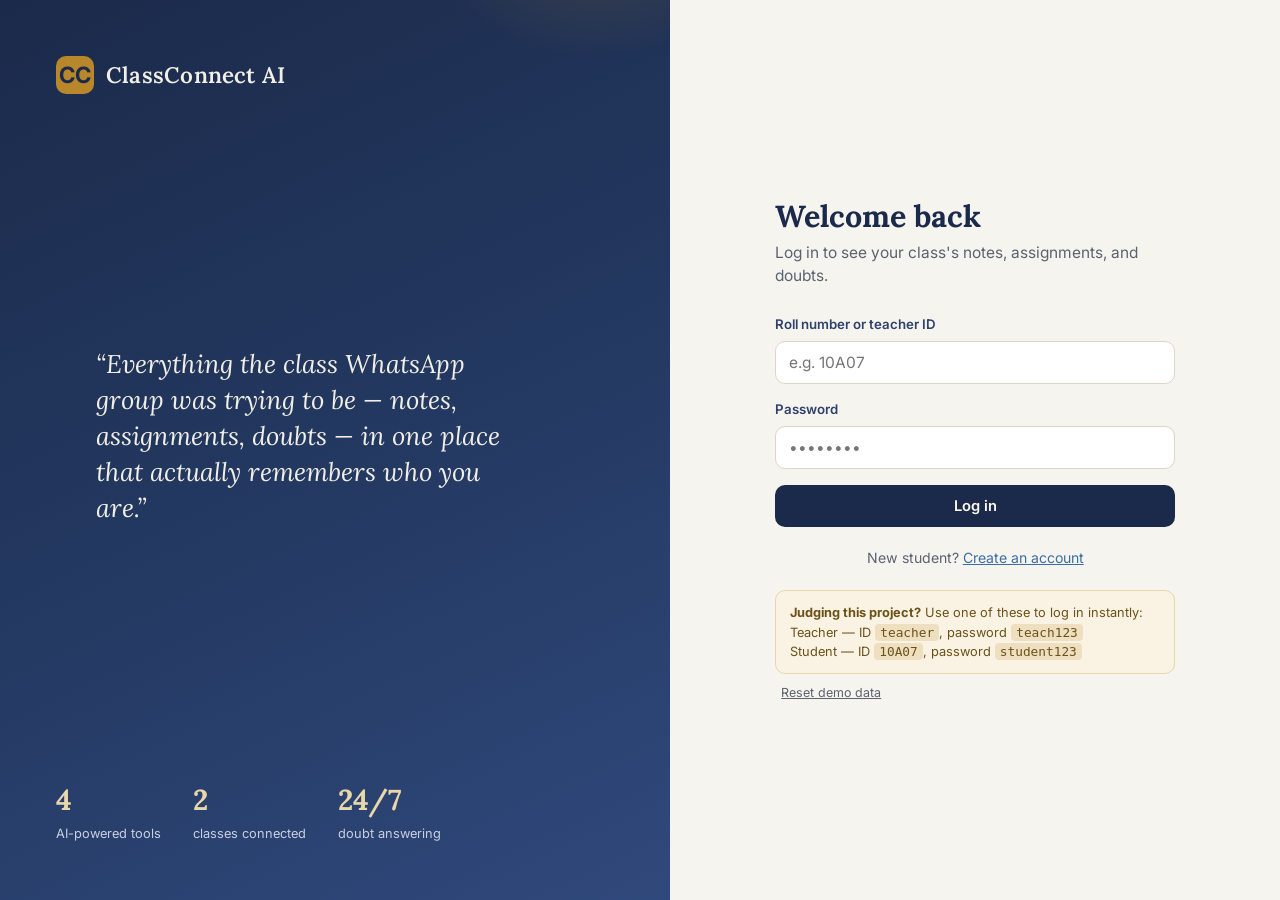
<file: index.html>
<!doctype html>
<html lang="en">
<head>
  <meta charset="utf-8" />
  <meta name="viewport" content="width=device-width, initial-scale=1" />
  <title>ClassConnect AI — Log in</title>
  <link rel="stylesheet" href="css/styles.css" />
</head>
<body>
  <div class="auth-shell">
    <aside class="auth-visual">
      <div class="auth-brand">
        <span class="mark">CC</span>
        ClassConnect AI
      </div>
      <blockquote>
        &ldquo;Everything the class WhatsApp group was trying to be — notes, assignments, doubts — in one place that actually remembers who you are.&rdquo;
      </blockquote>
      <div class="auth-stats">
        <div><strong>4</strong><span>AI-powered tools</span></div>
        <div><strong>2</strong><span>classes connected</span></div>
        <div><strong>24/7</strong><span>doubt answering</span></div>
      </div>
    </aside>

    <main class="auth-form-panel">
      <div class="auth-card">
        <h1>Welcome back</h1>
        <p class="subtitle">Log in to see your class's notes, assignments, and doubts.</p>

        <div class="form-error" id="login-error"></div>

        <form id="login-form" novalidate>
          <div class="field">
            <label for="login-id">Roll number or teacher ID</label>
            <input id="login-id" name="loginId" type="text" autocomplete="username" placeholder="e.g. 10A07" required />
          </div>
          <div class="field">
            <label for="login-password">Password</label>
            <input id="login-password" name="password" type="password" autocomplete="current-password" placeholder="••••••••" required />
          </div>
          <button type="submit" class="btn btn-primary btn-block">Log in</button>
        </form>

        <p class="auth-switch">
          New student? <a href="signup.html">Create an account</a>
        </p>

        <div class="demo-hint">
          <strong>Judging this project?</strong> Use one of these to log in instantly:<br />
          Teacher — ID <code>teacher</code>, password <code>teach123</code><br />
          Student — ID <code>10A07</code>, password <code>student123</code>
        </div>

        <button type="button" class="reset-link" id="reset-demo-btn">Reset demo data</button>
      </div>
    </main>
  </div>

  <div class="toast" id="toast"></div>

  <script src="js/data.js"></script>
  <script src="js/auth.js"></script>
  <script>
    // If someone's already logged in, skip straight to their dashboard.
    (function redirectIfLoggedIn() {
      const user = CC.Auth.currentUser();
      if (user) {
        window.location.href = user.role === "teacher" ? "admin.html" : "student.html";
      }
    })();

    const form = document.getElementById("login-form");
    const errorBox = document.getElementById("login-error");

    function showError(message) {
      errorBox.textContent = message;
      errorBox.classList.add("visible");
    }

    form.addEventListener("submit", (e) => {
      e.preventDefault();
      errorBox.classList.remove("visible");
      const loginId = form.loginId.value.trim();
      const password = form.password.value;
      const result = CC.Auth.login(loginId, password);
      if (!result.ok) {
        showError(result.error);
        return;
      }
      window.location.href = result.user.role === "teacher" ? "admin.html" : "student.html";
    });

    function showToast(message) {
      const toast = document.getElementById("toast");
      toast.textContent = message;
      toast.classList.add("visible");
      setTimeout(() => toast.classList.remove("visible"), 2200);
    }

    document.getElementById("reset-demo-btn").addEventListener("click", () => {
      if (!confirm("This clears every account, submission, and doubt added during this demo and reseeds the original data. Continue?")) return;
      CC.Data.resetDemoData();
      showToast("Demo data reset.");
      setTimeout(() => window.location.reload(), 600);
    });
  </script>
</body>
</html>
</file>
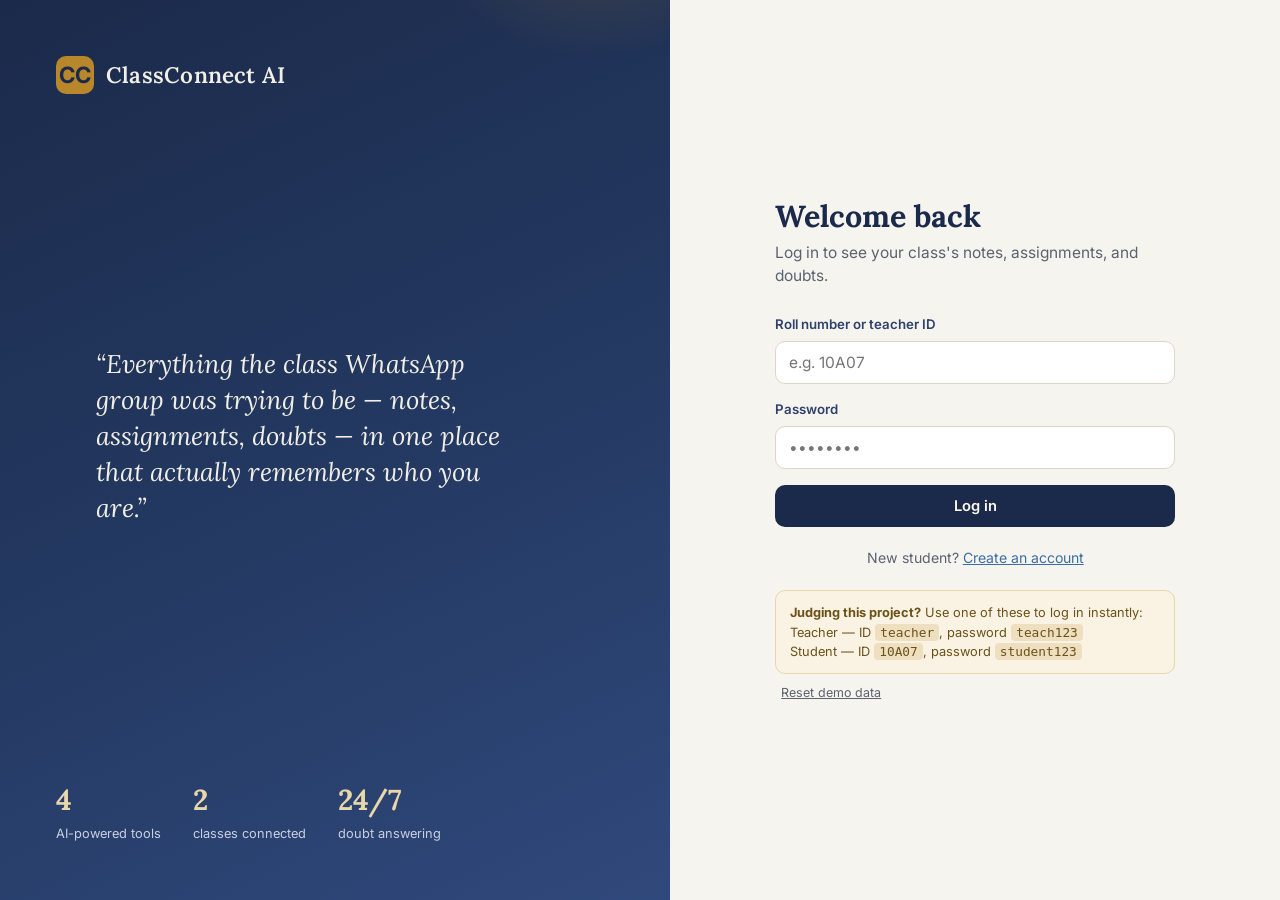
<file: admin.html>
<!doctype html>
<html lang="en">
<head>
  <meta charset="utf-8" />
  <meta name="viewport" content="width=device-width, initial-scale=1" />
  <title>ClassConnect AI — Teacher</title>
  <link rel="stylesheet" href="css/styles.css" />
</head>
<body>
  <div class="app-shell">
    <header class="app-header">
      <div class="brand"><span class="mark">CC</span> ClassConnect AI — Teacher</div>
      <div class="who">
        <div class="meta" id="who-meta" style="text-align:right">
          <strong id="who-name">—</strong>
          <span>Shared teacher account</span>
        </div>
        <div class="avatar" id="who-avatar">—</div>
        <button class="btn btn-ghost btn-sm" id="reset-demo-btn">Reset demo data</button>
        <button class="btn btn-ghost btn-sm" id="logout-btn">Log out</button>
      </div>
    </header>

    <main class="app-main">
      <h1 class="page-title">Teacher dashboard</h1>
      <p class="page-subtitle">You see every class. Students only see their own.</p>

      <nav class="tabs" id="admin-tabs">
        <button class="tab" data-panel="panel-students" aria-selected="true">Students</button>
        <button class="tab" data-panel="panel-content">Content</button>
        <button class="tab" data-panel="panel-assignments">Assignments</button>
        <button class="tab" data-panel="panel-doubts">Doubts Queue</button>
        <button class="tab" data-panel="panel-notices">Notices</button>
      </nav>

      <!-- STUDENTS ------------------------------------------------------ -->
      <section class="tab-panel" id="panel-students">
        <div class="panel">
          <h3>Add a student directly</h3>
          <form class="inline-form" id="add-student-form">
            <div class="field"><label for="st-name">Full name</label><input id="st-name" required /></div>
            <div class="field"><label for="st-roll">Roll number</label><input id="st-roll" required /></div>
            <div class="field"><label for="st-class">Class</label><input id="st-class" placeholder="e.g. 10" required /></div>
            <div class="field"><label for="st-section">Section</label><input id="st-section" placeholder="e.g. A" required /></div>
            <div class="field"><label for="st-house">House</label><input id="st-house" placeholder="optional" /></div>
            <div class="field"><label for="st-password">Password</label><input id="st-password" type="text" placeholder="e.g. student123" required /></div>
            <button type="submit" class="btn btn-primary">Add student</button>
          </form>
        </div>

        <div class="section-head"><h2>All students</h2><span class="hint" id="signup-code-hint"></span></div>
        <div id="students-table"></div>
      </section>

      <!-- CONTENT ------------------------------------------------------ -->
      <section class="tab-panel" id="panel-content">
        <div class="panel">
          <h3>Post new content</h3>
          <form class="inline-form" id="add-content-form">
            <div class="field"><label for="ct-title">Title</label><input id="ct-title" required /></div>
            <div class="field">
              <label for="ct-type">Type</label>
              <select id="ct-type">
                <option value="note">Note</option>
                <option value="worksheet">Worksheet</option>
                <option value="video_link">Video link</option>
              </select>
            </div>
            <div class="field"><label for="ct-subject">Subject</label><input id="ct-subject" required /></div>
            <div class="field"><label for="ct-class">Class</label><input id="ct-class" required /></div>
            <div class="field"><label for="ct-section">Section</label><input id="ct-section" required /></div>
            <div class="field" style="grid-column:1/-1"><label for="ct-body">Note/worksheet text, or video URL</label><textarea id="ct-body" rows="3" required></textarea></div>
            <button type="submit" class="btn btn-primary">Post content</button>
          </form>
        </div>
        <div class="section-head"><h2>Everything posted</h2></div>
        <div id="content-table"></div>
      </section>

      <!-- ASSIGNMENTS ------------------------------------------------------ -->
      <section class="tab-panel" id="panel-assignments">
        <div class="panel">
          <h3>Create an assignment</h3>
          <form class="inline-form" id="add-assignment-form">
            <div class="field"><label for="as-title">Title</label><input id="as-title" required /></div>
            <div class="field"><label for="as-subject">Subject</label><input id="as-subject" required /></div>
            <div class="field"><label for="as-class">Class</label><input id="as-class" required /></div>
            <div class="field"><label for="as-section">Section</label><input id="as-section" required /></div>
            <div class="field"><label for="as-due">Due date</label><input id="as-due" type="date" required /></div>
            <div class="field" style="grid-column:1/-1"><label for="as-instructions">Instructions</label><textarea id="as-instructions" rows="2" required></textarea></div>
            <button type="submit" class="btn btn-primary">Create assignment</button>
          </form>
        </div>
        <div class="section-head"><h2>All assignments</h2></div>
        <div id="assignments-admin-list"></div>
      </section>

      <!-- DOUBTS QUEUE ------------------------------------------------------ -->
      <section class="tab-panel" id="panel-doubts">
        <div class="section-head">
          <h2>Doubts queue</h2>
          <span class="hint">Pending questions appear first</span>
        </div>
        <div class="panel" id="doubts-queue"></div>
      </section>

      <!-- NOTICES ------------------------------------------------------ -->
      <section class="tab-panel" id="panel-notices">
        <div class="panel">
          <h3>Post a notice</h3>
          <form class="inline-form" id="add-notice-form">
            <div class="field"><label for="no-title">Title</label><input id="no-title" required /></div>
            <div class="field">
              <label for="no-category">Category</label>
              <select id="no-category">
                <option value="general">General</option>
                <option value="academic">Academic</option>
                <option value="event">Event</option>
                <option value="competition">Competition</option>
              </select>
            </div>
            <div class="field" style="grid-column:1/-1"><label for="no-body">Body</label><textarea id="no-body" rows="2" required></textarea></div>
            <button type="submit" class="btn btn-primary">Post notice</button>
          </form>
        </div>
        <div class="section-head"><h2>Posted notices</h2></div>
        <div id="notices-admin-list"></div>
      </section>
    </main>
  </div>

  <script src="js/data.js"></script>
  <script src="js/auth.js"></script>
  <script src="js/ui.js"></script>
  <script src="js/admin.js"></script>
</body>
</html>
</file>
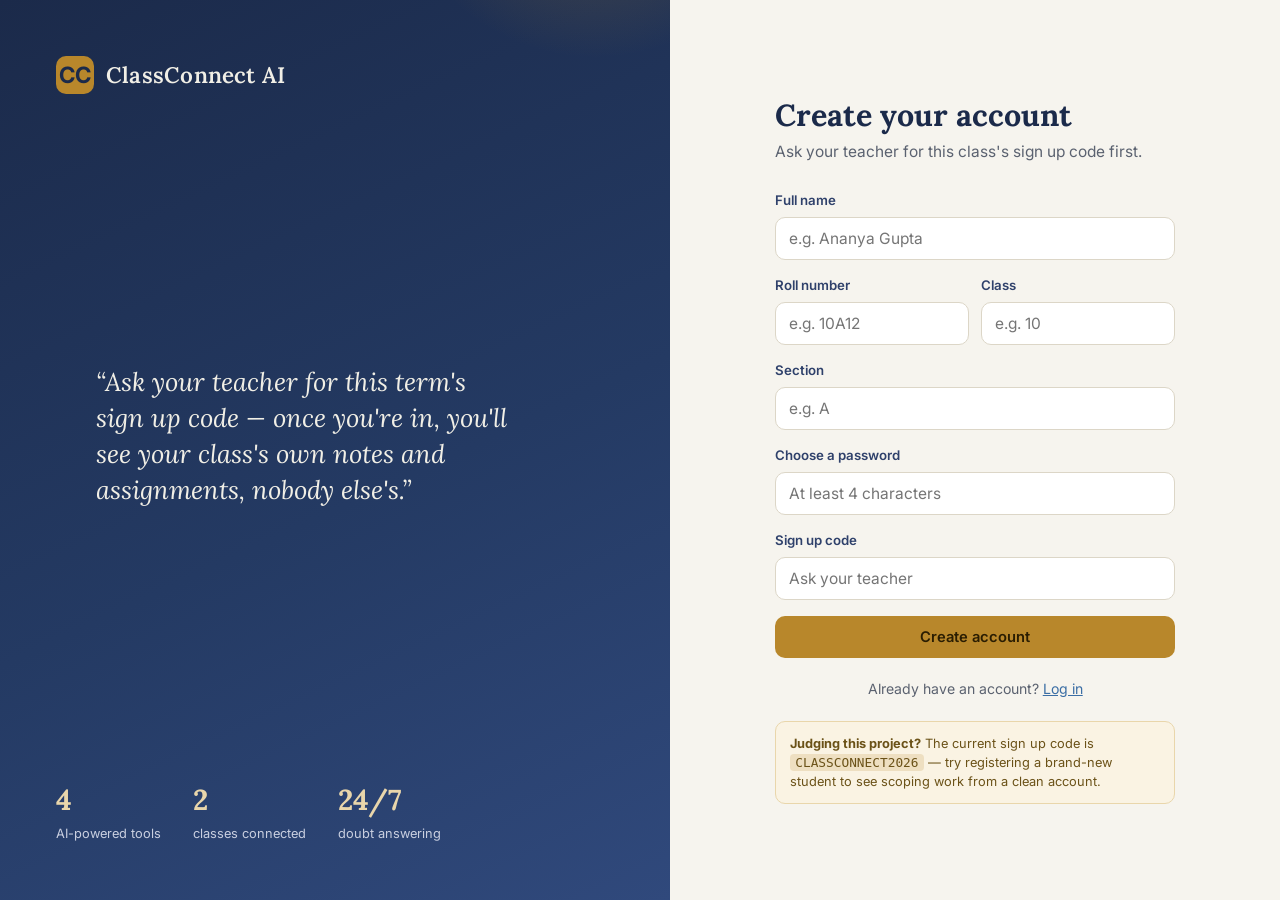
<file: signup.html>
<!doctype html>
<html lang="en">
<head>
  <meta charset="utf-8" />
  <meta name="viewport" content="width=device-width, initial-scale=1" />
  <title>ClassConnect AI — Student sign up</title>
  <link rel="stylesheet" href="css/styles.css" />
</head>
<body>
  <div class="auth-shell">
    <aside class="auth-visual">
      <div class="auth-brand">
        <span class="mark">CC</span>
        ClassConnect AI
      </div>
      <blockquote>
        &ldquo;Ask your teacher for this term's sign up code — once you're in, you'll see your class's own notes and assignments, nobody else's.&rdquo;
      </blockquote>
      <div class="auth-stats">
        <div><strong>4</strong><span>AI-powered tools</span></div>
        <div><strong>2</strong><span>classes connected</span></div>
        <div><strong>24/7</strong><span>doubt answering</span></div>
      </div>
    </aside>

    <main class="auth-form-panel">
      <div class="auth-card">
        <h1>Create your account</h1>
        <p class="subtitle">Ask your teacher for this class's sign up code first.</p>

        <div class="form-error" id="signup-error"></div>

        <form id="signup-form" novalidate>
          <div class="field">
            <label for="su-name">Full name</label>
            <input id="su-name" name="name" type="text" placeholder="e.g. Ananya Gupta" required />
          </div>
          <div class="field-row">
            <div class="field">
              <label for="su-roll">Roll number</label>
              <input id="su-roll" name="loginId" type="text" placeholder="e.g. 10A12" required />
            </div>
            <div class="field">
              <label for="su-class">Class</label>
              <input id="su-class" name="className" type="text" placeholder="e.g. 10" required />
            </div>
          </div>
          <div class="field">
            <label for="su-section">Section</label>
            <input id="su-section" name="section" type="text" placeholder="e.g. A" required />
          </div>
          <div class="field">
            <label for="su-password">Choose a password</label>
            <input id="su-password" name="password" type="password" placeholder="At least 4 characters" required />
          </div>
          <div class="field">
            <label for="su-code">Sign up code</label>
            <input id="su-code" name="code" type="text" placeholder="Ask your teacher" required />
          </div>
          <button type="submit" class="btn btn-gold btn-block">Create account</button>
        </form>

        <p class="auth-switch">
          Already have an account? <a href="index.html">Log in</a>
        </p>

        <div class="demo-hint">
          <strong>Judging this project?</strong> The current sign up code is <code>CLASSCONNECT2026</code> — try registering a brand-new student to see scoping work from a clean account.
        </div>
      </div>
    </main>
  </div>

  <script src="js/data.js"></script>
  <script src="js/auth.js"></script>
  <script>
    (function redirectIfLoggedIn() {
      const user = CC.Auth.currentUser();
      if (user) {
        window.location.href = user.role === "teacher" ? "admin.html" : "student.html";
      }
    })();

    const form = document.getElementById("signup-form");
    const errorBox = document.getElementById("signup-error");

    form.addEventListener("submit", (e) => {
      e.preventDefault();
      errorBox.classList.remove("visible");
      const result = CC.Auth.signup({
        name: form.name.value,
        loginId: form.loginId.value,
        className: form.className.value,
        section: form.section.value,
        password: form.password.value,
        code: form.code.value.trim(),
      });
      if (!result.ok) {
        errorBox.textContent = result.error;
        errorBox.classList.add("visible");
        return;
      }
      window.location.href = "student.html";
    });
  </script>
</body>
</html>
</file>
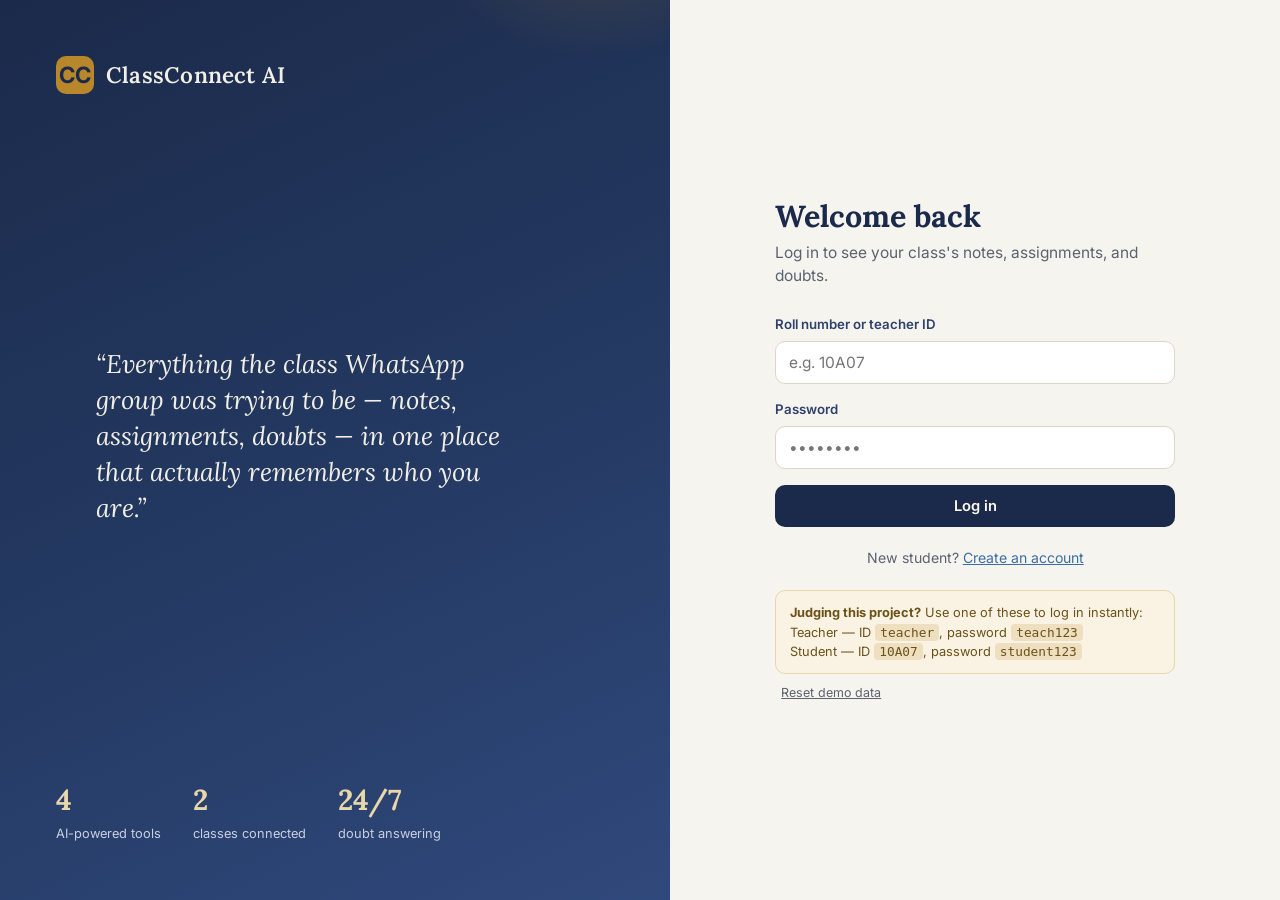
<file: student.html>
<!doctype html>
<html lang="en">
<head>
  <meta charset="utf-8" />
  <meta name="viewport" content="width=device-width, initial-scale=1" />
  <title>ClassConnect AI — Student</title>
  <link rel="stylesheet" href="css/styles.css" />
</head>
<body>
  <div class="app-shell">
    <header class="app-header">
      <div class="brand"><span class="mark">CC</span> ClassConnect AI</div>
      <div class="who">
        <div class="meta" id="who-meta" style="text-align:right">
          <strong id="who-name">—</strong>
          <span id="who-class">—</span>
        </div>
        <div class="avatar" id="who-avatar">—</div>
        <button class="btn btn-ghost btn-sm" id="logout-btn">Log out</button>
      </div>
    </header>

    <main class="app-main">
      <h1 class="page-title" id="greeting">Welcome back</h1>
      <p class="page-subtitle">Everything for your class, in one place.</p>

      <nav class="tabs" id="student-tabs">
        <button class="tab" data-panel="panel-content" aria-selected="true">Content</button>
        <button class="tab" data-panel="panel-assignments">Assignments</button>
        <button class="tab" data-panel="panel-doubts">Doubts</button>
        <button class="tab" data-panel="panel-studykit">Study Kit</button>
        <button class="tab" data-panel="panel-planner">Exam Planner</button>
        <button class="tab" data-panel="panel-ask">Ask the School</button>
        <button class="tab" data-panel="panel-notices">Notices</button>
      </nav>

      <!-- CONTENT ------------------------------------------------------ -->
      <section class="tab-panel" id="panel-content">
        <div class="section-head">
          <h2>Notes, worksheets &amp; videos</h2>
          <span class="hint">Scoped to your class and section only</span>
        </div>
        <div class="card-grid" id="content-grid"></div>
      </section>

      <!-- ASSIGNMENTS ---------------------------------------------------- -->
      <section class="tab-panel" id="panel-assignments">
        <div class="section-head">
          <h2>Assignments</h2>
          <span class="hint">Submit before the due date to avoid a late mark</span>
        </div>
        <div id="assignments-list"></div>
      </section>

      <!-- DOUBTS ---------------------------------------------------------- -->
      <section class="tab-panel" id="panel-doubts">
        <div class="section-head">
          <h2>Ask a doubt</h2>
          <span class="hint">You'll get an instant AI first-pass answer, then your teacher's real reply</span>
        </div>

        <div class="ai-panel">
          <form class="ai-panel-form" id="doubt-form">
            <div class="field-row">
              <div class="field">
                <label for="doubt-subject">Subject</label>
                <select id="doubt-subject" required>
                  <option value="">Choose a subject</option>
                  <option>Biology</option>
                  <option>Physics</option>
                  <option>Chemistry</option>
                  <option>Math</option>
                  <option>Science</option>
                  <option>History</option>
                  <option>English</option>
                  <option>Other</option>
                </select>
              </div>
            </div>
            <div class="field">
              <label for="doubt-question">Your question</label>
              <textarea id="doubt-question" rows="2" placeholder="e.g. Why do plants need sunlight for photosynthesis?" required></textarea>
            </div>
            <button type="submit" class="btn btn-gold" style="width:fit-content">Ask</button>
          </form>
        </div>

        <div id="doubts-list"></div>
      </section>

      <!-- STUDY KIT --------------------------------------------------------- -->
      <section class="tab-panel" id="panel-studykit">
        <div class="section-head">
          <h2>Notes to Study Kit</h2>
          <span class="hint">Paste a topic, get a summary, flashcards, and a quiz</span>
        </div>

        <div class="ai-panel">
          <form class="ai-panel-form" id="studykit-form">
            <div class="field">
              <label for="studykit-input">Topic or pasted notes</label>
              <textarea id="studykit-input" rows="2" placeholder="e.g. Photosynthesis, Newton's Laws, the French Revolution…"></textarea>
            </div>
            <button type="submit" class="btn btn-gold" style="width:fit-content">Generate study kit</button>
          </form>
          <div id="studykit-loading" class="loading-row" style="display:none">
            <span class="spinner"></span> Building your study kit…
          </div>
          <div id="studykit-generated"></div>
        </div>

        <div class="ai-panel">
          <span class="example-badge">Example</span>
          <div id="studykit-example"></div>
        </div>
      </section>

      <!-- EXAM PLANNER ------------------------------------------------------- -->
      <section class="tab-panel" id="panel-planner">
        <div class="section-head">
          <h2>Exam Countdown Planner</h2>
          <span class="hint">A real day-by-day schedule, computed from your exam date</span>
        </div>

        <div class="ai-panel">
          <form class="ai-panel-form" id="planner-form">
            <div class="field-row">
              <div class="field">
                <label for="planner-date">Exam date</label>
                <input id="planner-date" type="date" required />
              </div>
              <div class="field">
                <label for="planner-hours">Hours available per day</label>
                <input id="planner-hours" type="number" min="0.5" max="12" step="0.5" value="3" required />
              </div>
            </div>
            <div class="field">
              <label for="planner-subjects">Subjects (comma separated)</label>
              <input id="planner-subjects" type="text" placeholder="e.g. Math, Biology, English" required />
            </div>
            <button type="submit" class="btn btn-gold" style="width:fit-content">Build my plan</button>
          </form>
          <div id="planner-generated"></div>
        </div>

        <div class="ai-panel">
          <span class="example-badge">Example</span>
          <div id="planner-example"></div>
        </div>
      </section>

      <!-- ASK THE SCHOOL ------------------------------------------------------- -->
      <section class="tab-panel" id="panel-ask">
        <div class="section-head">
          <h2>Ask the School</h2>
          <span class="hint">Searches every posted notice for your answer</span>
        </div>

        <div class="ai-panel">
          <form class="ai-panel-form" id="ask-form">
            <div class="field">
              <label for="ask-input">Your question</label>
              <input id="ask-input" type="text" placeholder="e.g. When is the final round of the web design competition?" required />
            </div>
            <button type="submit" class="btn btn-gold" style="width:fit-content">Ask</button>
          </form>
          <div id="ask-loading" class="loading-row" style="display:none">
            <span class="spinner"></span> Searching notices…
          </div>
          <div id="ask-result"></div>
        </div>

        <div class="ai-panel">
          <span class="example-badge">Example</span>
          <div id="ask-example"></div>
        </div>
      </section>

      <!-- NOTICES ------------------------------------------------------------- -->
      <section class="tab-panel" id="panel-notices">
        <div class="section-head">
          <h2>Notices</h2>
        </div>
        <div id="notices-list"></div>
      </section>
    </main>
  </div>

  <script src="js/data.js"></script>
  <script src="js/auth.js"></script>
  <script src="js/ai-mock.js"></script>
  <script src="js/ui.js"></script>
  <script src="js/student.js"></script>
</body>
</html>
</file>
<file: css/styles.css>
/* ==========================================================================
   ClassConnect AI — design system
   Palette: ink navy + warm gold, on a cool paper background. Deliberately
   not the generic "cream + terracotta" or "near-black + neon" look —
   this is meant to read like a school's own colours (blazer navy, prize-
   day gold), calm enough to sit on screen all day.
   Type: Lora (serif) for headings — gives it an institutional, printed-
   prospectus feel — paired with Inter for body text and UI, which stays
   legible at small sizes in dense tables and forms.
   ========================================================================== */

@import url("https://fonts.googleapis.com/css2?family=Lora:ital,wght@0,500;0,600;0,700;1,500&family=Inter:wght@400;500;600;700&display=swap");

:root {
  --ink: #1b2a4a;
  --ink-soft: #2f416b;
  --ink-tint: #eef1f7;
  --paper: #f6f4ee;
  --paper-raised: #ffffff;
  --gold: #b8872b;
  --gold-soft: #e9d6ab;
  --gold-tint: #faf3e3;
  --line: #dcd6c7;
  --line-soft: #e8e3d6;
  --text: #22262f;
  --text-muted: #5b6270;
  --success: #2f7a52;
  --success-tint: #e3f1e8;
  --danger: #a7402f;
  --danger-tint: #f6e4e0;
  --info: #3b6ea5;
  --info-tint: #e4edf6;

  --font-head: "Lora", "Iowan Old Style", Georgia, serif;
  --font-body: "Inter", -apple-system, BlinkMacSystemFont, "Segoe UI", sans-serif;

  --radius-s: 6px;
  --radius-m: 10px;
  --radius-l: 16px;
  --shadow-card: 0 1px 2px rgba(27, 42, 74, 0.06), 0 6px 20px -8px rgba(27, 42, 74, 0.12);
  --shadow-pop: 0 12px 32px -12px rgba(27, 42, 74, 0.28);
}

* {
  box-sizing: border-box;
}

html,
body {
  margin: 0;
  padding: 0;
}

body {
  background: var(--paper);
  color: var(--text);
  font-family: var(--font-body);
  font-size: 15.5px;
  line-height: 1.5;
  -webkit-font-smoothing: antialiased;
}

h1,
h2,
h3,
h4 {
  font-family: var(--font-head);
  color: var(--ink);
  margin: 0;
  line-height: 1.25;
}

p {
  margin: 0 0 0.75em;
}

a {
  color: var(--info);
}

button,
input,
select,
textarea {
  font-family: inherit;
  font-size: inherit;
  color: inherit;
}

/* Visible focus states everywhere — required for keyboard users, and a
   judge may well tab through the app. */
a:focus-visible,
button:focus-visible,
input:focus-visible,
select:focus-visible,
textarea:focus-visible,
[tabindex]:focus-visible {
  outline: 2.5px solid var(--gold);
  outline-offset: 2px;
  border-radius: var(--radius-s);
}

.sr-only {
  position: absolute;
  width: 1px;
  height: 1px;
  overflow: hidden;
  clip: rect(0 0 0 0);
}

/* ---------------------------------------------------------------------- */
/* Auth screens (index.html, signup.html)                                 */
/* ---------------------------------------------------------------------- */

.auth-shell {
  min-height: 100vh;
  display: grid;
  grid-template-columns: 1.1fr 1fr;
}

@media (max-width: 860px) {
  .auth-shell {
    grid-template-columns: 1fr;
  }
  .auth-shell .auth-visual {
    display: none;
  }
}

.auth-visual {
  background: linear-gradient(155deg, var(--ink) 0%, #243a63 55%, #30497c 100%);
  color: #f1efe6;
  padding: 56px;
  display: flex;
  flex-direction: column;
  justify-content: space-between;
  position: relative;
  overflow: hidden;
}

.auth-visual::before {
  content: "";
  position: absolute;
  inset: -40% -20% auto auto;
  width: 420px;
  height: 420px;
  border-radius: 50%;
  background: radial-gradient(circle, rgba(184, 135, 43, 0.35), transparent 70%);
}

.auth-brand {
  display: flex;
  align-items: center;
  gap: 12px;
  font-family: var(--font-head);
  font-size: 1.4rem;
  font-weight: 600;
  letter-spacing: 0.01em;
  z-index: 1;
}

.auth-brand .mark {
  width: 38px;
  height: 38px;
  border-radius: 10px;
  background: var(--gold);
  color: var(--ink);
  display: grid;
  place-items: center;
  font-weight: 700;
  font-family: var(--font-body);
}

.auth-visual blockquote {
  font-family: var(--font-head);
  font-size: 1.6rem;
  line-height: 1.4;
  font-style: italic;
  max-width: 420px;
  z-index: 1;
}

.auth-visual .auth-stats {
  display: flex;
  gap: 32px;
  z-index: 1;
}

.auth-visual .auth-stats div strong {
  display: block;
  font-family: var(--font-head);
  font-size: 1.8rem;
  color: var(--gold-soft);
}

.auth-visual .auth-stats div span {
  font-size: 0.8rem;
  color: #c9cfe0;
}

.auth-form-panel {
  display: flex;
  align-items: center;
  justify-content: center;
  padding: 40px 24px;
}

.auth-card {
  width: 100%;
  max-width: 400px;
}

.auth-card h1 {
  font-size: 1.9rem;
  margin-bottom: 6px;
}

.auth-card .subtitle {
  color: var(--text-muted);
  margin-bottom: 28px;
}

.field {
  margin-bottom: 16px;
}

.field label {
  display: block;
  font-size: 0.83rem;
  font-weight: 600;
  color: var(--ink-soft);
  margin-bottom: 6px;
}

.field input,
.field select,
.field textarea {
  width: 100%;
  padding: 11px 13px;
  border: 1.5px solid var(--line);
  border-radius: var(--radius-m);
  background: var(--paper-raised);
  transition: border-color 0.15s ease;
}

.field input:focus,
.field select:focus,
.field textarea:focus {
  border-color: var(--ink-soft);
}

.field-row {
  display: grid;
  grid-template-columns: 1fr 1fr;
  gap: 12px;
}

.btn {
  display: inline-flex;
  align-items: center;
  justify-content: center;
  gap: 8px;
  padding: 11px 18px;
  border-radius: var(--radius-m);
  border: 1.5px solid transparent;
  font-weight: 600;
  font-size: 0.92rem;
  cursor: pointer;
  transition: transform 0.12s ease, box-shadow 0.12s ease, background 0.15s ease;
}

.btn:active {
  transform: translateY(1px);
}

.btn-primary {
  background: var(--ink);
  color: #fdf9ef;
}

.btn-primary:hover {
  background: var(--ink-soft);
}

.btn-gold {
  background: var(--gold);
  color: #2a1d02;
}

.btn-gold:hover {
  box-shadow: 0 6px 18px -6px rgba(184, 135, 43, 0.55);
}

.btn-ghost {
  background: transparent;
  border-color: var(--line);
  color: var(--ink);
}

.btn-ghost:hover {
  border-color: var(--ink-soft);
  background: var(--ink-tint);
}

.btn-danger {
  background: transparent;
  border-color: var(--danger);
  color: var(--danger);
}

.btn-danger:hover {
  background: var(--danger-tint);
}

.btn-block {
  width: 100%;
}

.btn-sm {
  padding: 7px 12px;
  font-size: 0.8rem;
}

.btn[disabled] {
  opacity: 0.6;
  cursor: not-allowed;
}

.form-error {
  background: var(--danger-tint);
  color: var(--danger);
  border-radius: var(--radius-m);
  padding: 10px 13px;
  font-size: 0.86rem;
  margin-bottom: 16px;
  display: none;
}

.form-error.visible {
  display: block;
  animation: shake 0.3s ease;
}

@keyframes shake {
  0%, 100% { transform: translateX(0); }
  25% { transform: translateX(-4px); }
  75% { transform: translateX(4px); }
}

.auth-switch {
  margin-top: 20px;
  text-align: center;
  font-size: 0.88rem;
  color: var(--text-muted);
}

.demo-hint {
  margin-top: 22px;
  padding: 12px 14px;
  background: var(--gold-tint);
  border: 1px solid var(--gold-soft);
  border-radius: var(--radius-m);
  font-size: 0.8rem;
  color: #6b5218;
  line-height: 1.5;
}

.demo-hint code {
  background: rgba(184, 135, 43, 0.18);
  padding: 1px 5px;
  border-radius: 4px;
}

.reset-link {
  background: none;
  border: none;
  color: var(--text-muted);
  font-size: 0.78rem;
  text-decoration: underline;
  cursor: pointer;
  margin-top: 10px;
}

/* ---------------------------------------------------------------------- */
/* Dashboard shell (student.html, admin.html)                             */
/* ---------------------------------------------------------------------- */

.app-shell {
  min-height: 100vh;
  display: flex;
  flex-direction: column;
}

.app-header {
  background: var(--ink);
  color: #f1efe6;
  padding: 14px 28px;
  display: flex;
  align-items: center;
  justify-content: space-between;
  gap: 20px;
  flex-wrap: wrap;
}

.app-header .brand {
  display: flex;
  align-items: center;
  gap: 10px;
  font-family: var(--font-head);
  font-size: 1.2rem;
  font-weight: 600;
}

.app-header .brand .mark {
  width: 30px;
  height: 30px;
  border-radius: 8px;
  background: var(--gold);
  color: var(--ink);
  display: grid;
  place-items: center;
  font-weight: 700;
  font-size: 0.85rem;
  font-family: var(--font-body);
}

.app-header .who {
  display: flex;
  align-items: center;
  gap: 14px;
  font-size: 0.86rem;
}

.app-header .who .avatar {
  width: 34px;
  height: 34px;
  border-radius: 50%;
  background: var(--gold-soft);
  color: var(--ink);
  display: grid;
  place-items: center;
  font-weight: 700;
  font-family: var(--font-head);
}

.app-header .who .meta strong {
  display: block;
}

.app-header .who .meta span {
  color: #c9cfe0;
  font-size: 0.78rem;
}

/* .btn-ghost's default colours (dark text, light border) assume a light
   background. Inside the navy header they'd be invisible, so flip them. */
.app-header .btn-ghost {
  color: #f1efe6;
  border-color: rgba(241, 239, 230, 0.35);
}

.app-header .btn-ghost:hover {
  background: rgba(241, 239, 230, 0.12);
  border-color: rgba(241, 239, 230, 0.6);
}

.app-main {
  flex: 1;
  width: 100%;
  max-width: 1180px;
  margin: 0 auto;
  padding: 28px 24px 64px;
}

.page-title {
  margin-bottom: 4px;
  font-size: 1.7rem;
}

.page-subtitle {
  color: var(--text-muted);
  margin-bottom: 24px;
}

/* Tabs — used for the student/teacher section switcher. A tab switch
   slides the active indicator rather than just toggling bold text. */
.tabs {
  display: flex;
  gap: 4px;
  border-bottom: 1.5px solid var(--line-soft);
  margin-bottom: 26px;
  position: relative;
  overflow-x: auto;
}

.tab {
  background: none;
  border: none;
  padding: 10px 16px;
  font-weight: 600;
  font-size: 0.9rem;
  color: var(--text-muted);
  cursor: pointer;
  position: relative;
  white-space: nowrap;
}

.tab[aria-selected="true"] {
  color: var(--ink);
}

.tab-indicator {
  position: absolute;
  bottom: -1.5px;
  height: 2.5px;
  background: var(--gold);
  border-radius: 2px;
  transition: left 0.25s cubic-bezier(0.4, 0, 0.2, 1), width 0.25s cubic-bezier(0.4, 0, 0.2, 1);
}

.tab-panel {
  display: none;
}

.tab-panel.active {
  display: block;
  animation: fadeUp 0.25s ease;
}

@keyframes fadeUp {
  from { opacity: 0; transform: translateY(6px); }
  to { opacity: 1; transform: translateY(0); }
}

.section-head {
  display: flex;
  align-items: baseline;
  justify-content: space-between;
  gap: 16px;
  margin-bottom: 16px;
  flex-wrap: wrap;
}

.section-head h2 {
  font-size: 1.25rem;
}

.section-head .hint {
  color: var(--text-muted);
  font-size: 0.85rem;
}

/* ---------------------------------------------------------------------- */
/* Cards — varied by context, not one identical grey-shadow box repeated  */
/* ---------------------------------------------------------------------- */

.card-grid {
  display: grid;
  grid-template-columns: repeat(auto-fill, minmax(260px, 1fr));
  gap: 16px;
  margin-bottom: 8px;
}

.content-card {
  background: var(--paper-raised);
  border-radius: var(--radius-l);
  padding: 18px;
  box-shadow: var(--shadow-card);
  border-left: 4px solid var(--info);
  display: flex;
  flex-direction: column;
  gap: 8px;
}

.content-card[data-type="note"] { border-left-color: var(--info); }
.content-card[data-type="worksheet"] { border-left-color: var(--gold); }
.content-card[data-type="video_link"] { border-left-color: var(--success); }

.content-card .type-chip {
  font-size: 0.72rem;
  font-weight: 700;
  text-transform: uppercase;
  letter-spacing: 0.04em;
  width: fit-content;
  padding: 3px 9px;
  border-radius: 999px;
}

.content-card[data-type="note"] .type-chip { background: var(--info-tint); color: var(--info); }
.content-card[data-type="worksheet"] .type-chip { background: var(--gold-tint); color: #7a5a14; }
.content-card[data-type="video_link"] .type-chip { background: var(--success-tint); color: var(--success); }

.content-card h3 {
  font-size: 1.02rem;
}

.content-card .subject {
  font-size: 0.8rem;
  color: var(--text-muted);
}

.content-card .card-actions {
  margin-top: auto;
  display: flex;
  gap: 8px;
}

.assignment-card {
  background: var(--paper-raised);
  border-radius: var(--radius-l);
  padding: 18px 20px;
  box-shadow: var(--shadow-card);
  display: flex;
  justify-content: space-between;
  gap: 20px;
  align-items: flex-start;
  flex-wrap: wrap;
  margin-bottom: 14px;
}

.assignment-card .assignment-info h3 {
  font-size: 1.08rem;
  margin-bottom: 4px;
}

.assignment-card .assignment-info .meta {
  color: var(--text-muted);
  font-size: 0.85rem;
  margin-bottom: 8px;
}

.assignment-card .assignment-info p {
  font-size: 0.9rem;
  max-width: 560px;
}

.status-badge {
  display: inline-flex;
  align-items: center;
  gap: 5px;
  font-size: 0.76rem;
  font-weight: 700;
  padding: 4px 10px;
  border-radius: 999px;
  white-space: nowrap;
}

.status-badge.pending { background: var(--gold-tint); color: #7a5a14; }
.status-badge.submitted { background: var(--info-tint); color: var(--info); }
.status-badge.graded { background: var(--success-tint); color: var(--success); }
.status-badge.late { background: var(--danger-tint); color: var(--danger); }

.notice-card {
  background: var(--paper-raised);
  border-radius: var(--radius-l);
  padding: 18px 20px;
  box-shadow: var(--shadow-card);
  margin-bottom: 14px;
  position: relative;
}

.notice-card .notice-top {
  display: flex;
  justify-content: space-between;
  gap: 12px;
  align-items: flex-start;
  margin-bottom: 6px;
}

.notice-card h3 {
  font-size: 1.05rem;
}

.notice-card .date {
  font-size: 0.78rem;
  color: var(--text-muted);
  white-space: nowrap;
}

.notice-card p {
  font-size: 0.92rem;
  color: var(--text);
  margin-bottom: 0;
}

.category-tag {
  font-size: 0.7rem;
  font-weight: 700;
  text-transform: uppercase;
  letter-spacing: 0.03em;
  padding: 3px 9px;
  border-radius: 999px;
  width: fit-content;
  margin-bottom: 8px;
}

.category-tag.competition { background: var(--gold-tint); color: #7a5a14; }
.category-tag.academic { background: var(--info-tint); color: var(--info); }
.category-tag.event { background: var(--success-tint); color: var(--success); }
.category-tag.general { background: var(--ink-tint); color: var(--ink-soft); }

.empty-state {
  padding: 32px 20px;
  text-align: center;
  color: var(--text-muted);
  background: var(--paper-raised);
  border-radius: var(--radius-l);
  border: 1.5px dashed var(--line);
}

/* ---------------------------------------------------------------------- */
/* Doubts — rendered like a short chat thread                             */
/* ---------------------------------------------------------------------- */

.doubt-thread {
  background: var(--paper-raised);
  border-radius: var(--radius-l);
  box-shadow: var(--shadow-card);
  padding: 18px 20px;
  margin-bottom: 16px;
}

.doubt-thread .doubt-top {
  display: flex;
  justify-content: space-between;
  align-items: baseline;
  gap: 10px;
  margin-bottom: 10px;
}

.doubt-thread .doubt-subject {
  font-size: 0.74rem;
  font-weight: 700;
  text-transform: uppercase;
  color: var(--info);
  letter-spacing: 0.03em;
}

.doubt-thread .doubt-meta {
  font-size: 0.78rem;
  color: var(--text-muted);
}

.bubble {
  border-radius: var(--radius-m);
  padding: 12px 14px;
  margin-bottom: 10px;
  font-size: 0.92rem;
  line-height: 1.5;
  max-width: 92%;
}

.bubble .bubble-label {
  display: block;
  font-size: 0.72rem;
  font-weight: 700;
  text-transform: uppercase;
  letter-spacing: 0.03em;
  margin-bottom: 5px;
}

.bubble.question {
  background: var(--ink-tint);
  color: var(--ink);
}

.bubble.ai {
  background: #f3eee0;
  border: 1px dashed var(--gold-soft);
  color: #4a3b10;
}

.bubble.ai .bubble-label { color: #8a6a1c; }

.bubble.teacher {
  background: var(--success-tint);
  color: #1e4f33;
  margin-left: auto;
}

.bubble.teacher .bubble-label { color: var(--success); }

.doubt-reply-form {
  display: flex;
  gap: 8px;
  margin-top: 10px;
}

.doubt-reply-form textarea {
  flex: 1;
  border: 1.5px solid var(--line);
  border-radius: var(--radius-m);
  padding: 9px 11px;
  resize: vertical;
  min-height: 42px;
}

/* ---------------------------------------------------------------------- */
/* AI feature panels (study kit, planner, ask the school)                 */
/* ---------------------------------------------------------------------- */

.ai-panel {
  background: var(--paper-raised);
  border-radius: var(--radius-l);
  box-shadow: var(--shadow-card);
  padding: 22px;
  margin-bottom: 20px;
}

.ai-panel-form {
  display: grid;
  gap: 12px;
  margin-bottom: 18px;
}

.example-badge {
  display: inline-flex;
  align-items: center;
  gap: 6px;
  font-size: 0.72rem;
  font-weight: 700;
  text-transform: uppercase;
  letter-spacing: 0.04em;
  color: var(--gold);
  background: var(--gold-tint);
  padding: 4px 10px;
  border-radius: 999px;
  margin-bottom: 10px;
}

.loading-row {
  display: flex;
  align-items: center;
  gap: 10px;
  color: var(--text-muted);
  font-size: 0.88rem;
  padding: 10px 2px;
}

.spinner {
  width: 16px;
  height: 16px;
  border-radius: 50%;
  border: 2.5px solid var(--line);
  border-top-color: var(--gold);
  animation: spin 0.7s linear infinite;
}

@keyframes spin {
  to { transform: rotate(360deg); }
}

.kit-summary {
  background: var(--ink-tint);
  border-radius: var(--radius-m);
  padding: 14px 16px;
  margin-bottom: 18px;
  font-size: 0.92rem;
}

.kit-section-title {
  font-size: 0.95rem;
  font-weight: 700;
  color: var(--ink-soft);
  margin: 20px 0 10px;
}

/* Flashcards — real 3D flip */
.flashcard-grid {
  display: grid;
  grid-template-columns: repeat(auto-fill, minmax(220px, 1fr));
  gap: 14px;
}

.flashcard {
  perspective: 1000px;
  height: 140px;
  cursor: pointer;
}

.flashcard-inner {
  position: relative;
  width: 100%;
  height: 100%;
  transition: transform 0.5s cubic-bezier(0.4, 0.2, 0.2, 1);
  transform-style: preserve-3d;
}

.flashcard.flipped .flashcard-inner {
  transform: rotateY(180deg);
}

.flashcard-face {
  position: absolute;
  inset: 0;
  border-radius: var(--radius-m);
  padding: 14px;
  display: flex;
  align-items: center;
  justify-content: center;
  text-align: center;
  font-size: 0.88rem;
  backface-visibility: hidden;
  box-shadow: var(--shadow-card);
}

.flashcard-face.front {
  background: var(--paper-raised);
  border: 1.5px solid var(--line);
  color: var(--ink);
  font-weight: 600;
}

.flashcard-face.back {
  background: var(--ink);
  color: #f1efe6;
  transform: rotateY(180deg);
}

.flashcard-hint {
  font-size: 0.7rem;
  color: var(--text-muted);
  text-align: center;
  margin-top: 6px;
}

/* Quiz */
.quiz-progress {
  font-size: 0.82rem;
  color: var(--text-muted);
  margin-bottom: 10px;
}

.quiz-question {
  font-size: 1rem;
  font-weight: 600;
  margin-bottom: 14px;
}

.quiz-options {
  display: grid;
  gap: 9px;
  margin-bottom: 16px;
}

.quiz-option {
  text-align: left;
  padding: 11px 14px;
  border-radius: var(--radius-m);
  border: 1.5px solid var(--line);
  background: var(--paper-raised);
  cursor: pointer;
  font-size: 0.9rem;
  transition: background 0.15s ease, border-color 0.15s ease;
}

.quiz-option:hover:not([disabled]) {
  border-color: var(--ink-soft);
}

.quiz-option.correct {
  border-color: var(--success);
  background: var(--success-tint);
}

.quiz-option.incorrect {
  border-color: var(--danger);
  background: var(--danger-tint);
}

.quiz-explanation {
  background: var(--ink-tint);
  border-radius: var(--radius-m);
  padding: 12px 14px;
  font-size: 0.86rem;
  margin-bottom: 14px;
  animation: fadeUp 0.2s ease;
}

.quiz-score {
  text-align: center;
  padding: 28px 16px;
}

/* Teacher feedback on a graded submission — same quiet treatment as the
   quiz explanation box, kept as its own class since it means something
   different (not every box that looks like this is quiz feedback). */
.feedback-box {
  background: var(--ink-tint);
  border-radius: var(--radius-m);
  padding: 12px 14px;
  font-size: 0.86rem;
  margin-top: 8px;
}

.quiz-score .score-number {
  font-family: var(--font-head);
  font-size: 2.4rem;
  color: var(--ink);
}

/* Exam planner timeline */
.plan-intro {
  background: var(--gold-tint);
  border-radius: var(--radius-m);
  padding: 12px 15px;
  font-size: 0.9rem;
  color: #6b5218;
  margin-bottom: 18px;
}

.plan-timeline {
  display: flex;
  flex-direction: column;
  gap: 0;
}

.plan-day {
  display: grid;
  grid-template-columns: 90px 1fr;
  gap: 16px;
  padding: 14px 0;
  border-left: 2.5px solid var(--line-soft);
  padding-left: 18px;
  position: relative;
}

.plan-day::before {
  content: "";
  position: absolute;
  left: -6.5px;
  top: 18px;
  width: 11px;
  height: 11px;
  border-radius: 50%;
  background: var(--ink-tint);
  border: 2.5px solid var(--ink-soft);
}

.plan-day[data-tone="revision"]::before,
.plan-day[data-tone="final-review"]::before {
  background: var(--gold-tint);
  border-color: var(--gold);
}

.plan-day .day-label {
  font-weight: 700;
  color: var(--ink);
  font-size: 0.88rem;
}

.plan-day .day-date {
  font-size: 0.74rem;
  color: var(--text-muted);
}

.plan-day .day-note {
  font-size: 0.88rem;
  margin-bottom: 8px;
}

.plan-day .day-subjects {
  display: flex;
  gap: 8px;
  flex-wrap: wrap;
}

.subject-chip {
  font-size: 0.78rem;
  background: var(--ink-tint);
  color: var(--ink-soft);
  padding: 4px 10px;
  border-radius: 999px;
  font-weight: 600;
}

.plan-day[data-tone="revision"] .subject-chip,
.plan-day[data-tone="final-review"] .subject-chip {
  background: var(--gold-tint);
  color: #7a5a14;
}

/* Ask the School */
.ask-answer {
  background: var(--ink-tint);
  border-radius: var(--radius-m);
  padding: 16px 18px;
  margin-top: 4px;
}

.ask-answer .ask-source {
  font-size: 0.78rem;
  color: var(--info);
  font-weight: 600;
  margin-bottom: 6px;
}

.ask-answer.not-found {
  background: var(--danger-tint);
  color: var(--danger);
}

/* ---------------------------------------------------------------------- */
/* Teacher-only elements (plainer, utility styling)                       */
/* ---------------------------------------------------------------------- */

.data-table {
  width: 100%;
  border-collapse: collapse;
  background: var(--paper-raised);
  border-radius: var(--radius-m);
  overflow: hidden;
  box-shadow: var(--shadow-card);
}

.data-table th,
.data-table td {
  padding: 10px 14px;
  text-align: left;
  font-size: 0.87rem;
  border-bottom: 1px solid var(--line-soft);
}

.data-table th {
  background: var(--ink-tint);
  color: var(--ink-soft);
  font-weight: 700;
  font-size: 0.78rem;
  text-transform: uppercase;
  letter-spacing: 0.03em;
}

.data-table tr:last-child td {
  border-bottom: none;
}

.panel {
  background: var(--paper-raised);
  border-radius: var(--radius-l);
  box-shadow: var(--shadow-card);
  padding: 20px;
  margin-bottom: 20px;
}

.panel h3 {
  font-size: 1.05rem;
  margin-bottom: 14px;
}

.inline-form {
  display: grid;
  grid-template-columns: repeat(auto-fit, minmax(150px, 1fr));
  gap: 10px;
  align-items: end;
}

.inline-form .field {
  margin-bottom: 0;
}

.queue-item {
  border-bottom: 1px solid var(--line-soft);
  padding: 14px 0;
}

.queue-item:last-child {
  border-bottom: none;
}

.toast {
  position: fixed;
  bottom: 24px;
  right: 24px;
  background: var(--ink);
  color: #f6f4ee;
  padding: 12px 18px;
  border-radius: var(--radius-m);
  box-shadow: var(--shadow-pop);
  font-size: 0.88rem;
  opacity: 0;
  transform: translateY(10px);
  transition: opacity 0.25s ease, transform 0.25s ease;
  pointer-events: none;
  z-index: 50;
}

.toast.visible {
  opacity: 1;
  transform: translateY(0);
}

/* Modal used for "view note/worksheet" content */
.modal-backdrop {
  position: fixed;
  inset: 0;
  background: rgba(27, 42, 74, 0.45);
  display: none;
  align-items: center;
  justify-content: center;
  padding: 20px;
  z-index: 40;
}

.modal-backdrop.open {
  display: flex;
  animation: fadeUp 0.18s ease;
}

.modal-box {
  background: var(--paper-raised);
  border-radius: var(--radius-l);
  max-width: 560px;
  width: 100%;
  max-height: 80vh;
  overflow-y: auto;
  padding: 24px;
  box-shadow: var(--shadow-pop);
}

.modal-box h3 {
  margin-bottom: 4px;
}

.modal-box .modal-meta {
  color: var(--text-muted);
  font-size: 0.82rem;
  margin-bottom: 14px;
}

.modal-box pre {
  white-space: pre-wrap;
  font-family: var(--font-body);
  font-size: 0.9rem;
  line-height: 1.6;
  margin: 0;
}

.modal-close {
  float: right;
  background: none;
  border: none;
  font-size: 1.2rem;
  color: var(--text-muted);
  cursor: pointer;
}

@media (max-width: 640px) {
  .app-header {
    padding: 12px 16px;
  }
  .app-main {
    padding: 20px 14px 48px;
  }
  .assignment-card {
    flex-direction: column;
  }
  .field-row {
    grid-template-columns: 1fr;
  }
  .plan-day {
    grid-template-columns: 70px 1fr;
  }
}
</file>
